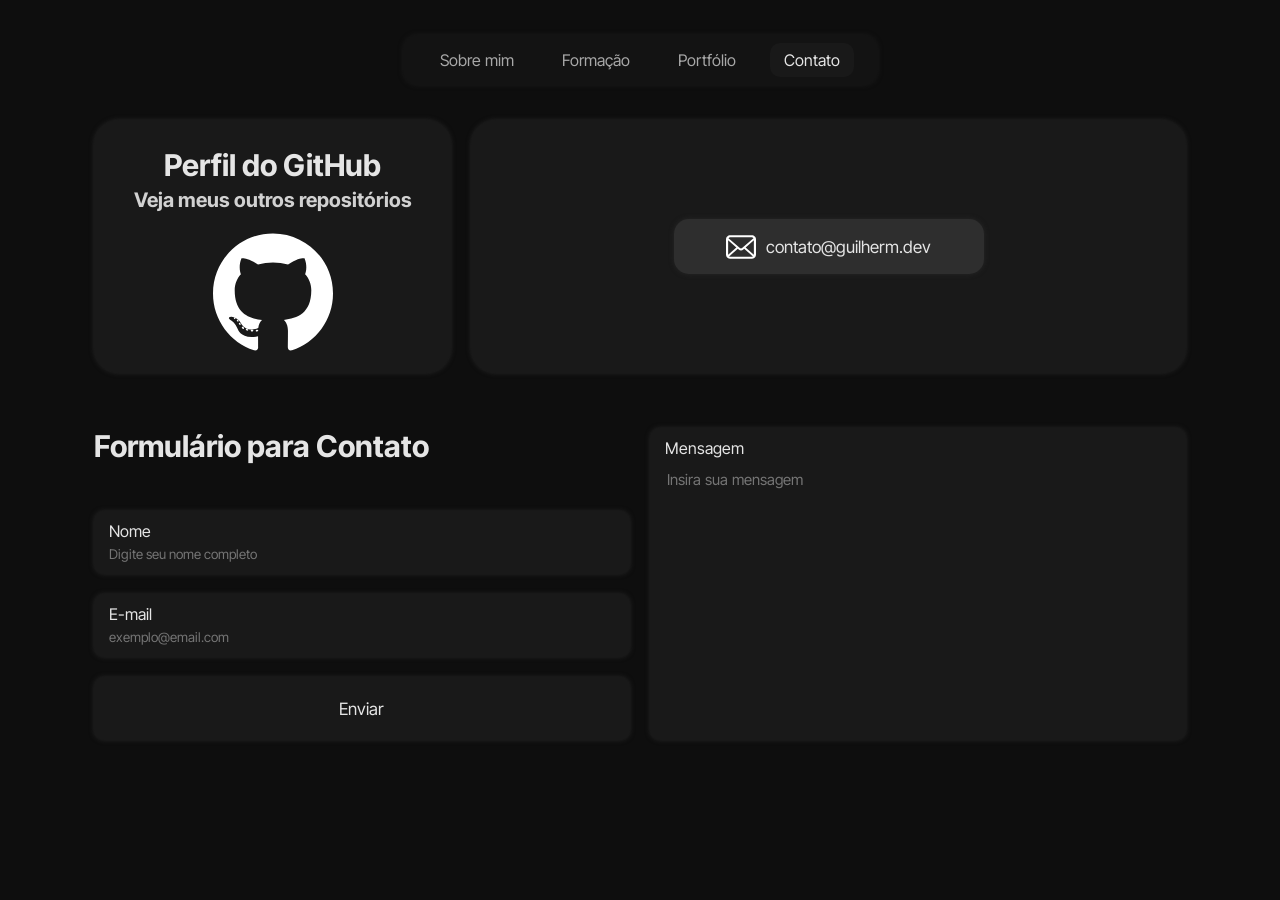
<file: contato.html>
<!DOCTYPE html>
<html lang="pt-BR">
<head>
    <meta charset="UTF-8">
    <meta name="viewport" content="width=device-width, initial-scale=1.0">
    <meta name="description" content="Portfólio pessoal de Guilherme de Souza de Oliveira.">
    <link rel="preconnect" href="https://fonts.googleapis.com">
    <link rel="preconnect" href="https://fonts.gstatic.com" crossorigin>
    <link href="https://fonts.googleapis.com/css2?family=Comfortaa:wght@300..700&family=Inter+Tight:ital,wght@0,100..900;1,100..900&family=Montserrat:ital,wght@0,100..900;1,100..900&family=Roboto:ital,wght@0,100..900;1,100..900&display=swap" rel="stylesheet">
    <link rel="icon" type="image/x-icon" href="media/icon.ico">
    <link rel="stylesheet" href="style.css">
    <script defer src="script.js"></script>
    <title>Guilherme Oliveira</title>
</head>
<body>

<header id="header"> <!-- Separação - Topo -->

    <nav id="nav"> <!-- Caixa de navegação -->
        <ul id="items"> <!-- Caixa de Items -->
            <li class="item-caixa box-items"><span onclick="transicaoPagina('index.html')" class="item">Sobre mim</span></li>
            <li class="item-caixa box-items"><span onclick="transicaoPagina('formacao.html')" class="item">Formação</span></li>
            <li class="item-caixa box-items"><span onclick="transicaoPagina('portfolio.html')" class="item">Portfólio</span></li>
            <li class="item-caixa box-items"><span onclick="transicaoPagina('contato.html')" class="item" style="background-color: var(--cor-terciaria); color: var(--cor-branca)">Contato</span></li>
        </ul>
    </nav>

</header>

<main id="main">  <!-- Separação - Principal -->

    <div id="caixa-principal-contato"> <!-- Caixa principal -->
        <div id="caixa-contato">
            <div id="github-email">
                <a target="_blank" rel="noopener noreferrer" href="https://github.com/guiolivi" class="caixas box-grow" id="github"> <!-- Perfil do GitHub  -->
                    <div class="titulo">Perfil do GitHub</div>
                    <div id="descricao-github">Veja meus outros repositórios</div>
                    <img src="media/github-icon.svg" alt="Ícone GitHub" id="perfil-github">
                </a>

                <div class="caixas box-grow" id="email"> <!-- E-mail profissional  -->
                    <a href="mailto:contato@guilherm.dev" id="caixa-email">
                        <img src="media/email-icon.svg" alt="Ícone E-mail" id="icone-email">
                        <div id="enviar-email">contato@guilherm.dev</div>
                    </a>
                </div>
            </div>
            <form action="https://formsubmit.co/contato@guilherm.dev" method="POST" target="_blank" id="formulario">
                <div id="formularios">
                    <div id="formulario-esquerda"> <!-- Parte Esquerda -->
                        <div id="formulario-titulo">Formulário para Contato</div>

                        <div class="caixas" id="campo-nome">
                            <label for="input-nome" id="label-nome">Nome</label>
                            <input type="text" name="Nome" id="input-nome" maxlength="64" placeholder="Digite seu nome completo" required>
                        </div>
                        <div class="caixas" id="campo-email">
                            <label for="input-email" id="label-email">E-mail</label>
                            <input type="email" name="E-mail" id="input-email" maxlength="64" placeholder="exemplo@email.com" required>
                        </div>
                        <button class="caixas box-button" id="campo-enviar">Enviar</button>
                    </div>

                    <div id="formulario-direita"> <!-- Parte Direita -->
                        <div class="caixas" id="campo-mensagem">
                            <label for="input-mensagem" id="label-mensagem">Mensagem</label>
                            <textarea name="Mensagem" id="input-mensagem" maxlength="5000" placeholder="Insira sua mensagem" required></textarea>
                        </div>
                    </div>
                </div>
            </form>
        </div>
    </div>

</main>

</body>
</html>
</file>
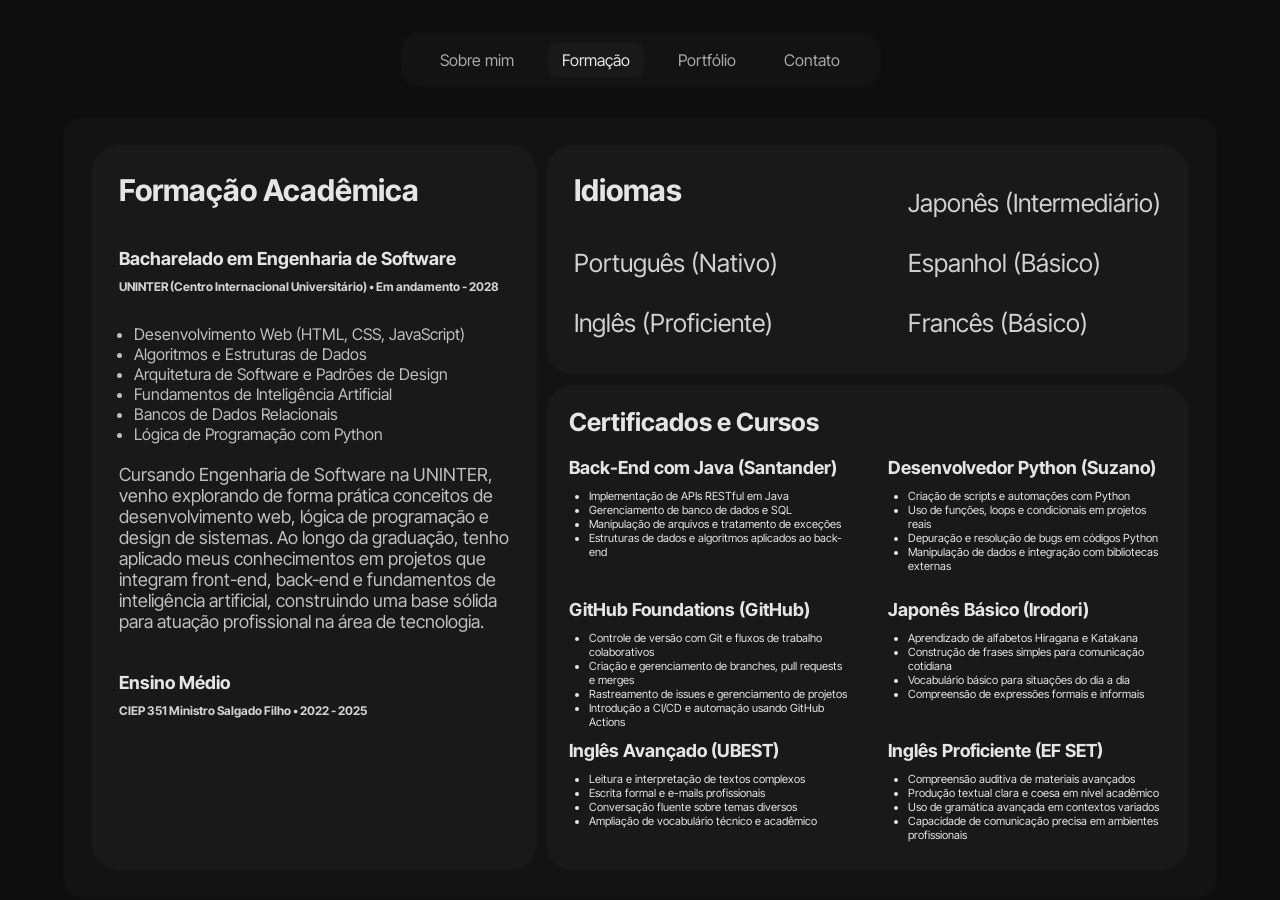
<file: formacao.html>
<!DOCTYPE html>
<html lang="pt-BR">
<head>
    <meta charset="UTF-8">
    <meta name="viewport" content="width=device-width, initial-scale=1.0">
    <meta name="description" content="Portfólio pessoal de Guilherme de Souza de Oliveira.">
    <link rel="preconnect" href="https://fonts.googleapis.com">
    <link rel="preconnect" href="https://fonts.gstatic.com" crossorigin>
    <link href="https://fonts.googleapis.com/css2?family=Comfortaa:wght@300..700&family=Inter+Tight:ital,wght@0,100..900;1,100..900&family=Montserrat:ital,wght@0,100..900;1,100..900&family=Roboto:ital,wght@0,100..900;1,100..900&display=swap" rel="stylesheet">
    <link rel="icon" type="image/x-icon" href="media/icon.ico">
    <link rel="stylesheet" href="style.css">
    <script defer src="script.js"></script>
    <title>Guilherme Oliveira</title>
</head>
<body>

<header id="header"> <!-- Separação - Topo -->

    <nav id="nav"> <!-- Caixa de navegação -->
        <ul id="items"> <!-- Caixa de Items -->
            <li class="item-caixa box-items"><span onclick="transicaoPagina('index.html')" class="item">Sobre mim</span></li>
            <li class="item-caixa box-items"><span onclick="transicaoPagina('formacao.html')" class="item" style="background-color: var(--cor-terciaria); color: var(--cor-branca)">Formação</span></li>
            <li class="item-caixa box-items"><span onclick="transicaoPagina('portfolio.html')" class="item">Portfólio</span></li>
            <li class="item-caixa box-items"><span onclick="transicaoPagina('contato.html')" class="item">Contato</span></li>
        </ul>
    </nav>

</header>

<main id="main">  <!-- Separação - Principal -->

    <div id="caixa-principal"> <!-- Caixa principal -->
        <div id="caixa-formacao">
            <div class="caixas box-grow" id="formacao"> <!-- Formação Acadêmica -->
                <div class="titulo">Formação Acadêmica</div>

                <!-- Faculdade -->
                <div class="titulo-faculdade">Bacharelado em Engenharia de Software</div> <!-- Título -->
                <div class="subtitulo-formacao">UNINTER (Centro Internacional Universitário) • Em andamento - 2028</div> <!-- Subtítulo -->
                <ul id="lista-faculdade"> <!-- Lista -->
                    <li>Desenvolvimento Web (HTML, CSS, JavaScript)</li>
                    <li>Algoritmos e Estruturas de Dados</li>
                    <li>Arquitetura de Software e Padrões de Design</li>
                    <li>Fundamentos de Inteligência Artificial</li>
                    <li>Bancos de Dados Relacionais</li>
                    <li>Lógica de Programação com Python</li>
                </ul>
                <div id="descricao-faculdade">Cursando Engenharia de Software na UNINTER, venho explorando de forma prática conceitos de desenvolvimento web, lógica de programação e design de sistemas. Ao longo da graduação, tenho aplicado meus conhecimentos em projetos que integram front-end, back-end e fundamentos de inteligência artificial, construindo uma base sólida para atuação profissional na área de tecnologia.</div> <!-- Descrição -->

                 <!-- Ensino Médio -->
                <div class="titulo-faculdade">Ensino Médio</div> <!-- Título -->
                <div class="subtitulo-formacao">CIEP 351 Ministro Salgado Filho • 2022 - 2025</div> <!-- Subtítulo -->
            </div>

            <div class="caixas box-grow" id="idiomas"> <!-- Idiomas -->
                <div class="titulo">Idiomas</div>

                <div id="caixa-idiomas">
                    <ul id="lista-idiomas-esquerda"> <!-- Idiomas - Parte Esquerda -->
                        <li class="idioma">Português (Nativo)</li>
                        <li class="idioma">Inglês (Proficiente)</li>
                    </ul>
                    <ul id="lista-idiomas-direita"> <!-- Idiomas - Parte Direita -->
                        <li class="idioma">Japonês (Intermediário)</li>
                        <li class="idioma">Espanhol (Básico)</li>
                        <li class="idioma">Francês (Básico)</li>
                    </ul>
                </div>
            </div>

            <div class="caixas box-grow" id="certificados-cursos"> <!-- Certificados e Cursos -->
                <div class="titulo-variacao">Certificados e Cursos</div>

                <div id="caixa-cert-cursos">
                    <div class="cert-curso"> <!-- Back-end com Java -->
                        <div class="titulo-cert-cursos">Back-End com Java (Santander)</div>
                        <ul class="lista-cert-curso">
                            <li>Implementação de APIs RESTful em Java</li>
                            <li>Gerenciamento de banco de dados e SQL</li>
                            <li>Manipulação de arquivos e tratamento de exceções</li>
                            <li>Estruturas de dados e algoritmos aplicados ao back-end</li>
                        </ul>
                    </div>

                    <div class="cert-curso"> <!-- Desenvolvedor Python -->
                        <div class="titulo-cert-cursos">Desenvolvedor Python (Suzano)</div>
                        <ul class="lista-cert-curso">
                            <li>Criação de scripts e automações com Python</li>
                            <li>Uso de funções, loops e condicionais em projetos reais</li>
                            <li>Depuração e resolução de bugs em códigos Python</li>
                            <li>Manipulação de dados e integração com bibliotecas externas</li>
                        </ul>
                    </div>

                    <div class="cert-curso"> <!-- GitHub Foundations -->
                        <div class="titulo-cert-cursos">GitHub Foundations (GitHub)</div>
                        <ul class="lista-cert-curso">
                            <li>Controle de versão com Git e fluxos de trabalho colaborativos</li>
                            <li>Criação e gerenciamento de branches, pull requests e merges</li>
                            <li>Rastreamento de issues e gerenciamento de projetos</li>
                            <li>Introdução a CI/CD e automação usando GitHub Actions</li>
                        </ul>
                    </div>

                    <div class="cert-curso"> <!-- Japonês Básico -->
                        <div class="titulo-cert-cursos">Japonês Básico (Irodori)</div>
                        <ul class="lista-cert-curso">
                            <li>Aprendizado de alfabetos Hiragana e Katakana</li>
                            <li>Construção de frases simples para comunicação cotidiana</li>
                            <li>Vocabulário básico para situações do dia a dia</li>
                            <li>Compreensão de expressões formais e informais</li>
                        </ul>
                    </div>

                    <div class="cert-curso"> <!-- Inglês Avançado -->
                        <div class="titulo-cert-cursos">Inglês Avançado (UBEST)</div>
                        <ul class="lista-cert-curso">
                            <li>Leitura e interpretação de textos complexos</li>
                            <li>Escrita formal e e-mails profissionais</li>
                            <li>Conversação fluente sobre temas diversos</li>
                            <li>Ampliação de vocabulário técnico e acadêmico</li>
                        </ul>
                    </div>

                    <div class="cert-curso"> <!-- Inglês Proficiente -->
                        <div class="titulo-cert-cursos">Inglês Proficiente (EF SET)</div>
                        <ul class="lista-cert-curso">
                            <li>Compreensão auditiva de materiais avançados</li>
                            <li>Produção textual clara e coesa em nível acadêmico</li>
                            <li>Uso de gramática avançada em contextos variados</li>
                            <li>Capacidade de comunicação precisa em ambientes profissionais</li>
                        </ul>
                    </div>
                </div>
            </div>
        </div>
    </div>

</main>

</body>
</html>
</file>
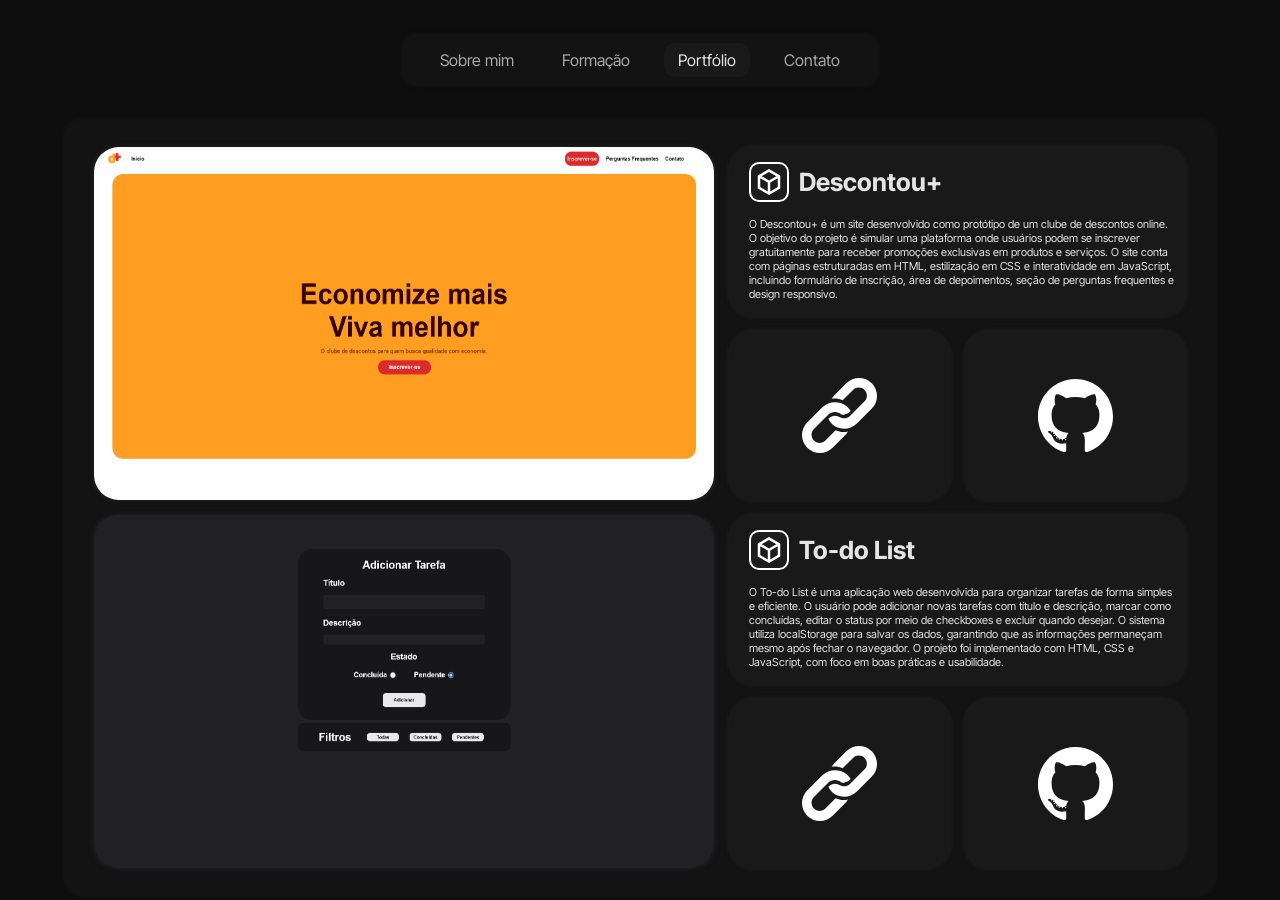
<file: portfolio.html>
<!DOCTYPE html>
<html lang="pt-BR">
<head>
    <meta charset="UTF-8">
    <meta name="viewport" content="width=device-width, initial-scale=1.0">
    <meta name="description" content="Portfólio pessoal de Guilherme de Souza de Oliveira.">
    <link rel="preconnect" href="https://fonts.googleapis.com">
    <link rel="preconnect" href="https://fonts.gstatic.com" crossorigin>
    <link href="https://fonts.googleapis.com/css2?family=Comfortaa:wght@300..700&family=Inter+Tight:ital,wght@0,100..900;1,100..900&family=Montserrat:ital,wght@0,100..900;1,100..900&family=Roboto:ital,wght@0,100..900;1,100..900&display=swap" rel="stylesheet">
    <link rel="icon" type="image/x-icon" href="media/icon.ico">
    <link rel="stylesheet" href="style.css">
    <script defer src="script.js"></script>
    <title>Guilherme Oliveira</title>
</head>
<body>

<header id="header"> <!-- Separação - Topo -->

    <nav id="nav"> <!-- Caixa de navegação -->
        <ul id="items"> <!-- Caixa de Items -->
            <li class="item-caixa box-items"><span onclick="transicaoPagina('index.html')" class="item">Sobre mim</span></li>
            <li class="item-caixa box-items"><span onclick="transicaoPagina('formacao.html')" class="item">Formação</span></li>
            <li class="item-caixa box-items"><span onclick="transicaoPagina('portfolio.html')" class="item" style="background-color: var(--cor-terciaria); color: var(--cor-branca)">Portfólio</span></li>
            <li class="item-caixa box-items"><span onclick="transicaoPagina('contato.html')" class="item">Contato</span></li>
        </ul>
    </nav>

</header>

<main id="main">  <!-- Separação - Principal -->

    <div id="caixa-principal"> <!-- Caixa principal -->
        <div id="caixa-portfolio">
            <div class="projetos"> <!-- Primeiro projeto -->
                <img src="media/descontou.png" alt="Captura de tela do projeto 'Descontou+'" class="caixas imagem-projeto">

                <div class="caixas projeto box-grow"> <!-- Descontou+ -->
                    <div class="icone-titulo">
                        <img src="media/project-icon.svg" alt="Ícone projeto" class="icone">
                        <div class="titulo-variacao">Descontou+</div>
                    </div>
                    <div class="descricao-projeto">O Descontou+ é um site desenvolvido como protótipo de um clube de descontos online. O objetivo do projeto é simular uma plataforma onde usuários podem se inscrever gratuitamente para receber promoções exclusivas em produtos e serviços. O site conta com páginas estruturadas em HTML, estilização em CSS e interatividade em JavaScript, incluindo formulário de inscrição, área de depoimentos, seção de perguntas frequentes e design responsivo.</div>
                </div>

                <a target="_blank" rel="noopener noreferrer" href="https://guiolivi.github.io/descontou-mais/" class="caixas link-projeto box-grow">
                    <img src="media/link-icon.svg" alt="Ícone link" class="icones-link">
                </a>
                <a target="_blank" rel="noopener noreferrer" href="https://github.com/guiolivi/descontou-mais" class="caixas github-projeto box-grow">
                    <img src="media/github-icon.svg" alt="Ícone GitHub" class="icones-link">
                </a>
            </div>

            <div class="projetos"> <!-- Segundo projeto -->
                <img src="media/to-do-list.png" alt="Captura de tela do projeto 'To-do List'" class="caixas imagem-projeto">

                <div class="caixas projeto box-grow"> <!-- To-do List -->
                    <div class="icone-titulo">
                        <img src="media/project-icon.svg" alt="Ícone projeto" class="icone">
                        <div class="titulo-variacao">To-do List</div>
                    </div>
                    <div class="descricao-projeto">O To-do List é uma aplicação web desenvolvida para organizar tarefas de forma simples e eficiente. O usuário pode adicionar novas tarefas com título e descrição, marcar como concluídas, editar o status por meio de checkboxes e excluir quando desejar. O sistema utiliza localStorage para salvar os dados, garantindo que as informações permaneçam mesmo após fechar o navegador. O projeto foi implementado com HTML, CSS e JavaScript, com foco em boas práticas e usabilidade.</div>
                </div>

                <a target="_blank" rel="noopener noreferrer" href="https://guiolivi.github.io/to-do-list/" class="caixas link-projeto box-grow">
                    <img src="media/link-icon.svg" alt="Ícone link" class="icones-link">
                </a>
                <a target="_blank" rel="noopener noreferrer" href="https://github.com/guiolivi/to-do-list" class="caixas github-projeto box-grow">
                    <img src="media/github-icon.svg" alt="Ícone GitHub" class="icones-link">
                </a>
            </div>
        </div>

    </div>

</main>

</body>
</html>
</file>
<file: style.css>
:root {
    /* Cores */
    --cor-base: #0e0e0e;
    --cor-secundaria: #131313;
    --cor-terciaria: #191919;
    --cor-branca: #e5e5e5;
    --cor-branca-variacao: #d1d1d1;

    /* Fontes */
    font-family: "Inter Tight", sans-serif;
}

/* Geral */

html, body {
    background-color: var(--cor-base);
    margin: 0;
    height: 100%;
}

body {
    display: flex;
    flex-direction: column;
}

a {
    text-decoration: none;
}

img {
    pointer-events: none;
}

/* Header e Main */

#header {
    flex: 1;
    display: flex;
    justify-content: center;
    align-items: center;
    height: 40%;

}

#main {
    opacity: 0;
    transition: ease 0.3s;
    flex: 6.5;
    display: flex;
    justify-content: center;
}

/* Navegação */

#nav {
    display: flex;
    justify-content: center;
    align-items: center;
    height: 50px;
    width: 475px;
    border-radius: 15px;
    box-shadow: #1b1b1b 0 0 5px;
    background-color: var(--cor-secundaria);
}

#items {
    display: flex;
    list-style: none;
    padding: 0;
}

.item-caixa {
    transition: 0.25s ease;
}

.item {
    cursor: pointer;
    margin: 10px;
    color: #a8a8a8;
    border-radius: 10px;
    font-family: "Inter Tight", sans-serif;
    padding: 7px 14px;
}

/* Box Principal */

#caixa-principal {
    display: flex;
    justify-content: center;
    align-items: center;
    background-color: var(--cor-secundaria);
    height: 775px;
    width: 1150px;
    border-radius: 15px;
    box-shadow: #191919 0 0 5px;
}

.caixas {
    background-color: var(--cor-terciaria);
    border-radius: 25px;
    color: var(--cor-branca);
    box-shadow: #272727 0 0 5px;
    transition: 1s ease;
}

/* Animações */

.box-grow:hover {
    box-shadow: #7a7a7a 0 0 4px;
    transform: scale(101%);
}

.box-items:hover {
    opacity: 65%;
}

.box-items:active {
    transform: scale(96%);
}

.box-button:hover {
    transition: 0.15s ease;
    box-shadow: #737373 0 1px 4px;
    transform: translateY(-2px);
}

.box-button:active {
    transition: 0.15s ease;
    box-shadow: inset #0e0e0e 0 0 10px;
    transform: translateY(0);
}

/* Sobre mim - Divisões */

#caixa-sobre {
    display: grid;
    grid-template-columns: 400px 250px 1fr;
    grid-template-rows: 1fr 150px 1fr;
    gap: 15px;
    height: 93%;
    width: 95%;
}

#hobbies {
    grid-column: 1;
    grid-row: 1 / 4;
}

#perfil {
    display: flex;
    flex-direction: column;
    justify-content: center;
    align-items: center;
    grid-column: 2;
    grid-row: 1;
    background-image: linear-gradient(to bottom, #f3d200, #cc7301, #c55900, #c54500);
    box-shadow: #d15e00 0 0 5px;
}

#tecnologias {
    grid-column: 3;
    grid-row: 1;
}

#sobre-mim {
    grid-column: 2 / 4;
    grid-row: 2 / 4;
}

.titulo {
    font-weight: bold;
    font-size: 30px;
    margin: 25px;
}

.descricao {
    color: var(--cor-branca);
    margin: 25px;
    font-size: 23px;
}

/* Hobbies */

.titulo-hobbies {
    color: var(--cor-branca-variacao);
    font-weight: bold;
    font-size: 23px;
    margin: 40px 0 15px 25px;
}

.descricao-hobbies {
    color: var(--cor-branca-variacao);
    margin: 25px;
    font-size: 20px;
}

/* Perfil */

#perfil-foto {
    height: 175px;
    width: 175px;
    border-radius: 50%;
    margin: 0 0 20px 0;
    box-shadow: #272727 0 0 10px;
}

#perfil-nome {
    font-size: 25px;
    font-weight: bold;
}

/* Tecnologias */

.titulo-variacao {
    font-weight: bold;
    font-size: 25px;
    margin: 20px;
}

#caixa-imagens {
    display: flex;
    justify-content: center;
    align-items: center;
}

#imagens {
    display: grid;
    grid-template-columns: repeat(3, 1fr);
    grid-template-rows: repeat(2, 1fr);
    gap: 40px;
    margin: 10px;
}

.imagem {
    height: 65px;
    width: 65px;
    margin: 0 20px 0 0;
}

/* Formação - Divisões */

#caixa-formacao {
    display: grid;
    grid-template-columns: 440px 250px 1fr;
    grid-template-rows: 225px 200px 1fr;
    gap: 15px;
    height: 93%;
    width: 95%;
}

#formacao {
    grid-column: 1 / 1;
    grid-row: 1 / 4;
}

#idiomas {
    grid-column: 2 / 4;
    grid-row: 1 / 1;
}

#certificados-cursos {
    grid-column: 2 / 4;
    grid-row: 2 / 4;
}

/* Faculdade */

.titulo-faculdade {
    color: var(--cor-branca);
    font-weight: bold;
    font-size: 18px;
    margin: 40px 0 0 25px;
}

.subtitulo-formacao {
    color: var(--cor-branca-variacao);
    font-weight: bold;
    font-size: 12px;
    margin: 10px 0 30px 25px;
}

#lista-faculdade {
    color: #bfbfbf;
}

#descricao-faculdade {
    color: #bfbfbf;
    font-size: 18px;
    margin: 20px 20px 0 25px;
}

/* Idiomas */

#caixa-idiomas {
    display: grid;
    grid-template-columns: repeat(2, 1fr);
    grid-template-rows: 1fr;
}

#lista-idiomas-esquerda {
    list-style: none;
    padding: 0;
    margin: 15px 25px 30px 25px;
}

#lista-idiomas-direita {
    list-style: none;
    padding: 0;
    margin: -45px 0 0 40px;
}

.idioma {
    color: var(--cor-branca-variacao);
    font-size: 25px;
    margin: 0 0 30px 0;
}

/* Certificados e Cursos */

#caixa-cert-cursos {
    display: grid;
    grid-template-columns: repeat(2, 1fr);
    grid-template-rows: repeat(3, 1fr);
}

.cert-curso {
    margin: 0 20px 0 20px;
}

.lista-cert-curso {
    padding: 0 0 0 20px;
    font-size: 0.7rem;
}

.titulo-cert-cursos {
    font-size: 18px;
    font-weight: bold;
}

/* Portfólio - Divisões e Conteúdo */

#caixa-portfolio {
    display: grid;
    grid-template-columns: 1fr;
    grid-template-rows: repeat(2, 1fr);
    gap: 15px;
    height: 93%;
    width: 95%;
}

.projetos {
    display: grid;
    grid-template-columns: 620px 1fr 1fr;
    grid-template-rows: repeat(2, 1fr);
    gap: 15px;
}

.projeto {
    grid-column: 2 / 4;
    grid-row: 1 / 1;
}

.imagem-projeto {
    grid-column: 1 / 1;
    grid-row: 1 / 3;
    height: 100%;
    width: 100%;
}

.link-projeto {
    display: flex;
    justify-content: center;
    align-items: center;
    grid-column: 2;
    grid-row: 2;
}

.github-projeto {
    display: flex;
    justify-content: center;
    align-items: center;
    grid-column: 3;
    grid-row: 2;
}

/* Ícone, Título e Descrição */

.icone {
    height: 30px;
    width: 30px;
    padding: 3px;
    margin: 15px -10px 0 20px;
    border: 2px solid white;
    border-radius: 10px;
    background-color: #1c1c1c;
}

.icone-titulo {
    display: flex;
}

.icones-link {
    height: 75px;
    width: 75px;
}

.descricao-projeto {
    margin: 0 10px 10px 20px;
    font-size: 11px;
}

/* Contato - Divisões */

#caixa-principal-contato {
    display: flex;
    justify-content: center;
    height: 775px;
    width: 1150px;
    border-radius: 15px;
}

#caixa-contato {
    display: grid;
    grid-template-columns: 1fr;
    grid-template-rows: repeat(2, 1fr);
    gap: 55px;
    height: 80%;
    width: 95%;
}

#github-email {
    display: grid;
    grid-template-columns: 1fr 2fr;
    grid-template-rows: 1fr;
    gap: 20px;
}

#github {
    display: flex;
    flex-direction: column;
    justify-content: center;
    align-items: center;
    grid-column: 1 / 1;
    grid-row: 1 / 1;
}

#email {
    display: flex;
    justify-content: center;
    align-items: center;
    grid-column: 2 / 2;
    grid-row: 1 / 1;
}

/* Formulário */

#formularios {
    display: grid;
    grid-template-columns: repeat(2, 1fr);
    grid-template-rows: repeat(1, 1fr);
    gap: 20px;
}

#formulario-esquerda {
    display: grid;
    grid-template-columns: repeat(1, 1fr);
    grid-template-rows: repeat(4, 1fr);
    gap: 20px;
    grid-column: 1 / 1;
    grid-row: 1 / 1;
}

#formulario-direita {
    display: grid;
    grid-column: 2 / 2;
    grid-row: 1 / 1;
}

#formulario-titulo {
    font-weight: bold;
    font-size: 30px;
    color: var(--cor-branca);
}

/* Perfil do GitHub */

#perfil-github {
    height: 120px;
    width: 120px;
    margin: 0 0 20px 0;
}

#descricao-github {
    color: var(--cor-branca-variacao);
    font-weight: bold;
    margin: -20px 0 20px 0;
    font-size: 20px;
}

/* E-mail */

#caixa-email {
    display: flex;
    justify-content: center;
    align-items: center;
    background-color: #2e2e2e;
    border-radius: 15px;
    box-shadow: #272727 0 0 5px;
    padding: 15px 30px 15px 30px;
    height: 25px;
    width: 250px;
}

#icone-email {
    float: left;
    margin: 0 10px 0 0;
    height: 30px;
    width: 30px;
}

#enviar-email {
    color: var(--cor-branca);
    font-size: 17px;
}

/* Nome - Input */

#campo-nome {
    display: flex;
    flex-direction: column;
    border-radius: 10px;
}

#label-nome {
    margin: 10px 0 10px 15px;
}

#input-nome {
    height: 20px;
    width: 510px;
    margin: -7px 0 10px 15px;
    font-family: "Inter Tight", sans-serif;
    color: var(--cor-branca);
    background-color: transparent;
    padding: 0;
    border: 0;
    outline: 0;
}

/* E-mail - Input */

#campo-email {
    display: flex;
    flex-direction: column;
    border-radius: 10px;
}

#label-email {
    margin: 10px 0 10px 15px;
}

#input-email {
    height: 20px;
    width: 510px;
    margin: -7px 0 10px 15px;
    font-family: "Inter Tight", sans-serif;
    color: var(--cor-branca);
    background-color: transparent;
    padding: 0;
    border: 0;
    outline: 0;
}

/* Botão Enviar - Input */

#campo-enviar {
    display: flex;
    justify-content: center;
    align-items: center;
    cursor: pointer;
    border: 0;
    border-radius: 10px;
    color: var(--cor-branca);
    font-size: 17px;
    font-family: "Inter Tight", sans-serif;
}

/* Mensagem - Input */

#campo-mensagem {
    display: flex;
    flex-direction: column;
    border-radius: 10px;
}

#label-mensagem {
    margin: 10px 0 10px 15px;
}

#input-mensagem {
    height: 250px;
    width: 500px;
    margin: 0 0 10px 15px;
    border: 0;
    outline: 0;
    scrollbar-width: none;
    font-size: 15px;
    font-family: "Inter Tight", sans-serif;
    color: var(--cor-branca);
    overflow: scroll;
    resize: none;
    background-color: transparent;
}
</file>
